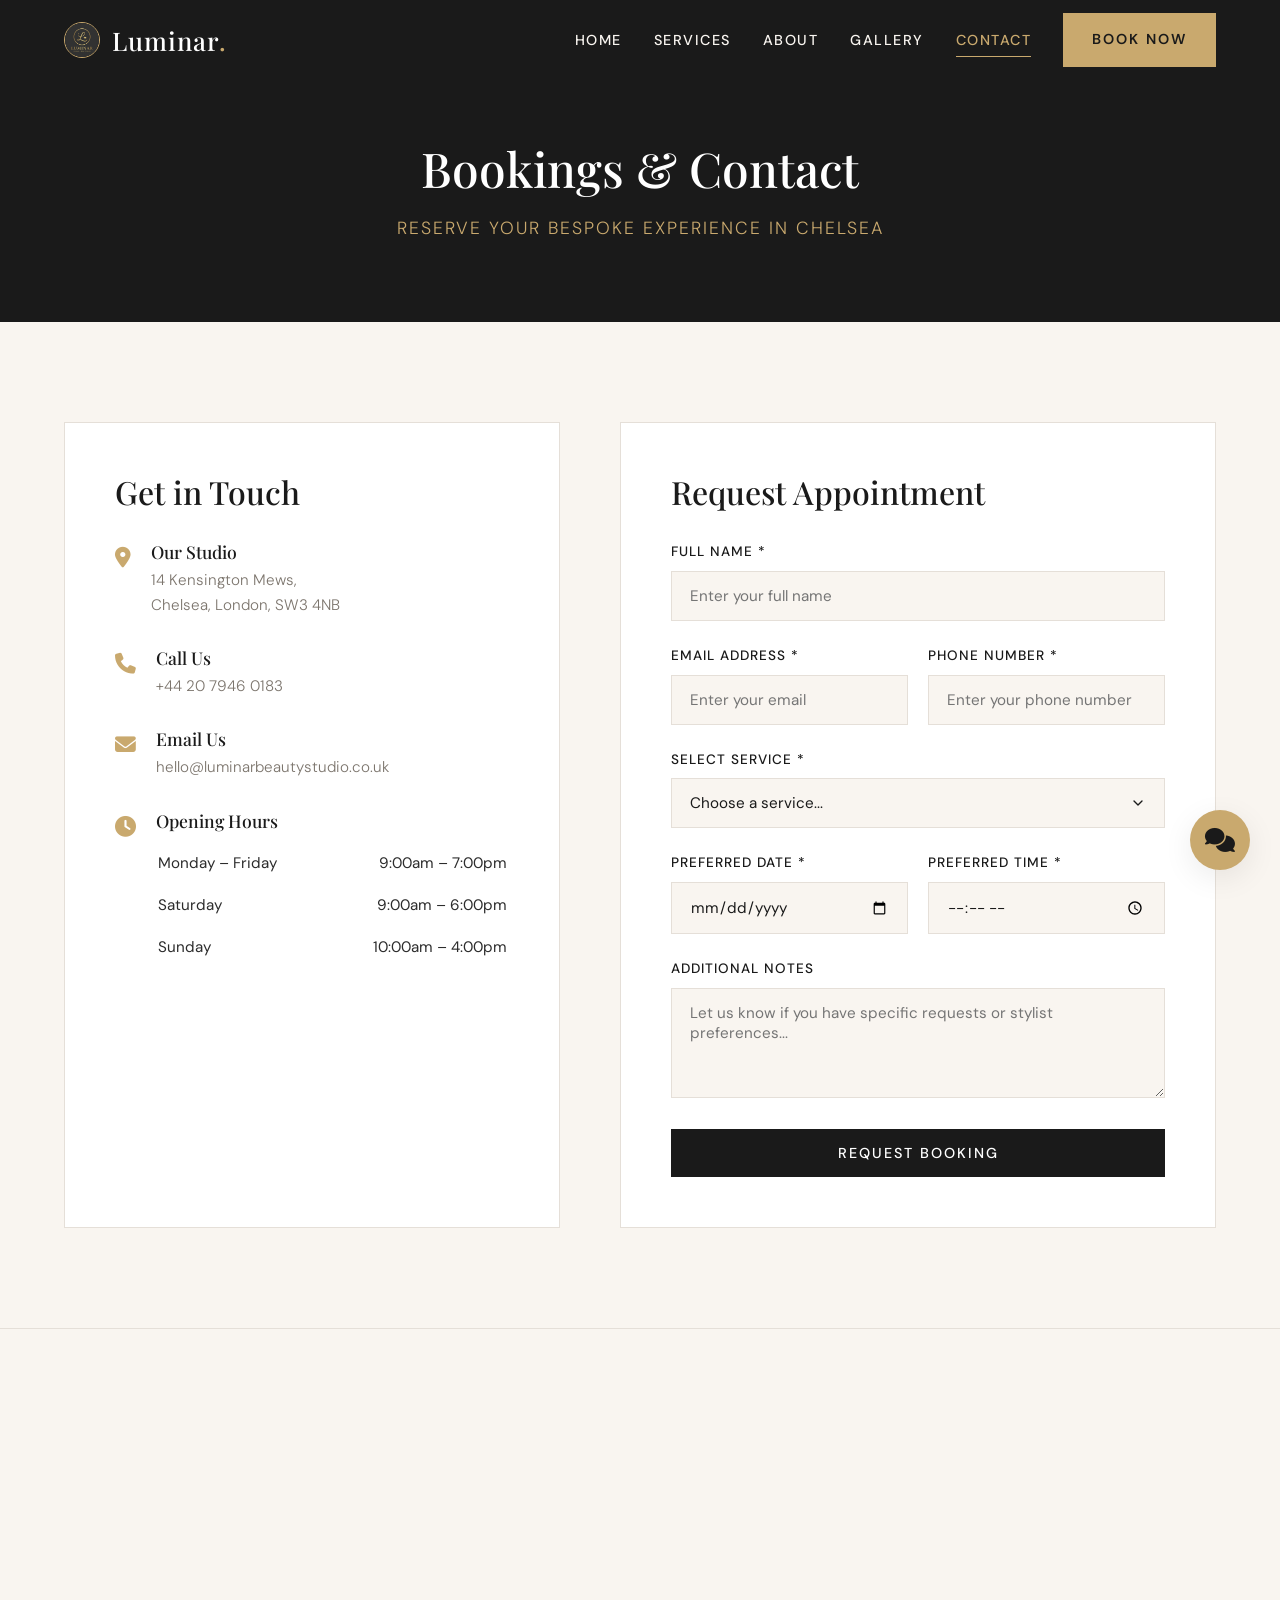
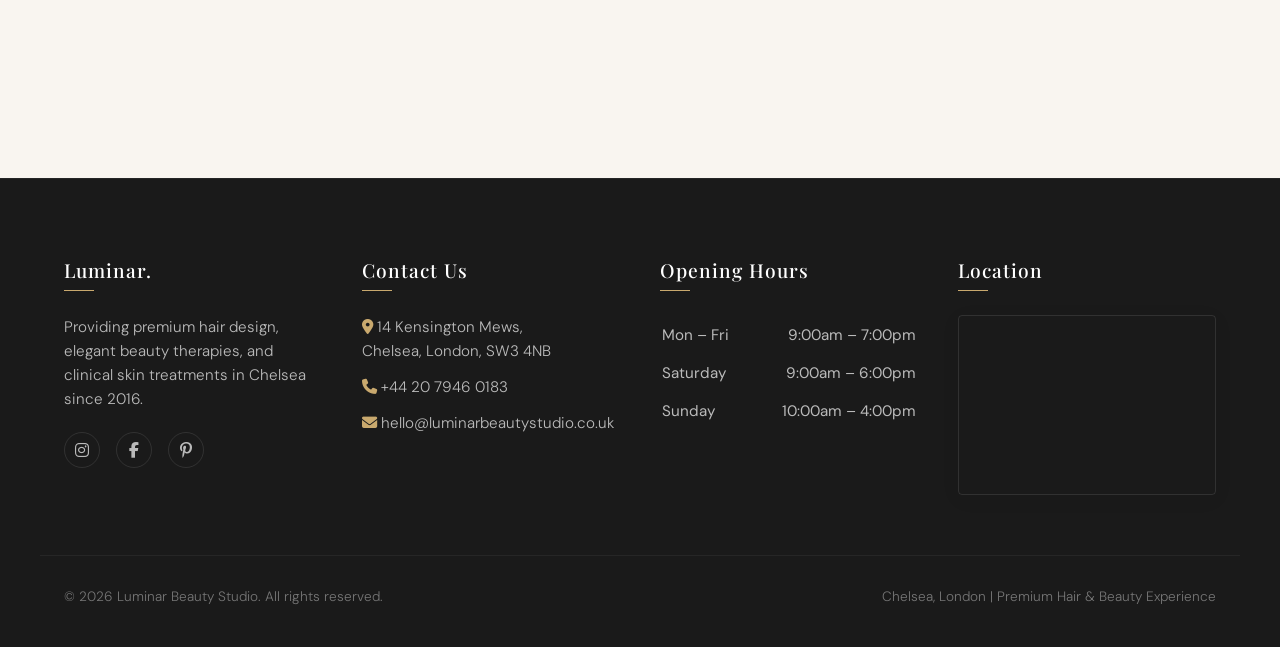
<file: contact.html>
<!DOCTYPE html>
<html lang="en">
<head>
  <meta charset="UTF-8">
  <meta name="viewport" content="width=device-width, initial-scale=1.0">
  <meta name="description" content="Book an appointment at Luminar Beauty Studio Chelsea, London. Fill out our booking form or call us to reserve your haircut, color, or beauty treatments.">
  <title>Contact &amp; Bookings | Luminar Beauty Studio Chelsea</title>
  <link rel="icon" type="image/png" href="logo.png">
  <link rel="stylesheet" href="styles.css">
  <link rel="stylesheet" href="https://cdnjs.cloudflare.com/ajax/libs/font-awesome/6.4.0/css/all.min.css">
</head>
<body>

  <!-- Sticky Header -->
  <header>
    <div class="container header-container">
      <a href="index.html" class="logo-container" id="header-logo">
        <img src="logo.png" alt="Luminar Logo" class="header-logo-img">
        <span class="logo-text">Luminar<span>.</span></span>
      </a>
      
      <nav>
        <ul class="nav-links">
          <li><a href="index.html" class="nav-link">Home</a></li>
          <li><a href="services.html" class="nav-link">Services</a></li>
          <li><a href="about.html" class="nav-link">About</a></li>
          <li><a href="gallery.html" class="nav-link">Gallery</a></li>
          <li><a href="contact.html" class="nav-link">Contact</a></li>
        </ul>
        <a href="contact.html" class="btn btn-gold btn-header">Book Now</a>
      </nav>

      <button class="hamburger" aria-label="Toggle Navigation">
        <span class="hamburger-line"></span>
        <span class="hamburger-line"></span>
        <span class="hamburger-line"></span>
      </button>
    </div>
  </header>

  <!-- Page Banner -->
  <section class="page-banner">
    <div class="container reveal">
      <h1>Bookings &amp; Contact</h1>
      <p>Reserve Your Bespoke Experience in Chelsea</p>
    </div>
  </section>

  <!-- Contact & Booking Section -->
  <section class="contact-section section-padding">
    <div class="container">
      <div class="contact-grid">
        
        <!-- Contact details panel -->
        <div class="contact-info-panel reveal">
          <h2>Get in Touch</h2>
          
          <div class="info-item">
            <div class="info-item-icon"><i class="fa-solid fa-location-dot"></i></div>
            <div class="info-item-text">
              <h4>Our Studio</h4>
              <p>14 Kensington Mews,<br>Chelsea, London, SW3 4NB</p>
            </div>
          </div>

          <div class="info-item">
            <div class="info-item-icon"><i class="fa-solid fa-phone"></i></div>
            <div class="info-item-text">
              <h4>Call Us</h4>
              <p>+44 20 7946 0183</p>
            </div>
          </div>

          <div class="info-item">
            <div class="info-item-icon"><i class="fa-solid fa-envelope"></i></div>
            <div class="info-item-text">
              <h4>Email Us</h4>
              <p><a href="mailto:hello@luminarbeautystudio.co.uk">hello@luminarbeautystudio.co.uk</a></p>
            </div>
          </div>

          <div class="info-item" style="margin-bottom: 0;">
            <div class="info-item-icon"><i class="fa-solid fa-clock"></i></div>
            <div class="info-item-text" style="width: 100%;">
              <h4>Opening Hours</h4>
              <table class="hours-table" style="margin-top: 10px;">
                <tr style="border-bottom: 1px solid var(--color-border);"><td style="color: var(--color-text-dark); padding: 8px 0;">Monday – Friday</td><td style="color: var(--color-text-dark); text-align: right;">9:00am – 7:00pm</td></tr>
                <tr style="border-bottom: 1px solid var(--color-border);"><td style="color: var(--color-text-dark); padding: 8px 0;">Saturday</td><td style="color: var(--color-text-dark); text-align: right;">9:00am – 6:00pm</td></tr>
                <tr style="border-bottom: none;"><td style="color: var(--color-text-dark); padding: 8px 0;">Sunday</td><td style="color: var(--color-text-dark); text-align: right;">10:00am – 4:00pm</td></tr>
              </table>
            </div>
          </div>
        </div>

        <!-- Booking Form Panel -->
        <div class="booking-form-panel reveal">
          <h2>Request Appointment</h2>
          
          <form id="booking-form">
            <div class="form-group">
              <label for="name">Full Name *</label>
              <input type="text" id="name" class="form-control" placeholder="Enter your full name" required>
            </div>

            <div class="form-row">
              <div class="form-group">
                <label for="email">Email Address *</label>
                <input type="email" id="email" class="form-control" placeholder="Enter your email" required>
              </div>
              <div class="form-group">
                <label for="phone">Phone Number *</label>
                <input type="tel" id="phone" class="form-control" placeholder="Enter your phone number" required>
              </div>
            </div>

            <div class="form-group">
              <label for="service">Select Service *</label>
              <select id="service" class="form-control" required>
                <option value="" disabled selected>Choose a service...</option>
                <optgroup label="Hair Care">
                  <option value="Ladies Cut & Blow Dry">Ladies Cut &amp; Blow Dry (£65)</option>
                  <option value="Gents Cut">Gents Cut (£35)</option>
                  <option value="Full Colour">Full Colour (£120)</option>
                  <option value="Balayage">Balayage (from £150)</option>
                  <option value="Highlights">Highlights (from £95)</option>
                  <option value="Keratin Treatment">Keratin Treatment (£180)</option>
                  <option value="Hair Treatment">Hair Treatment (£55)</option>
                </optgroup>
                <optgroup label="Beauty &amp; Nails">
                  <option value="Manicure">Manicure (£30)</option>
                  <option value="Gel Manicure">Gel Manicure (£40)</option>
                  <option value="Pedicure">Pedicure (£35)</option>
                  <option value="Gel Pedicure">Gel Pedicure (£45)</option>
                  <option value="Eyebrow Threading">Eyebrow Threading (£12)</option>
                  <option value="Eyebrow & Lash Tint">Eyebrow &amp; Lash Tint (£28)</option>
                  <option value="Lash Lift & Tint">Lash Lift &amp; Tint (£55)</option>
                </optgroup>
                <optgroup label="Facial Therapies">
                  <option value="Signature Glow Facial">Signature Glow Facial (£75)</option>
                  <option value="Deep Cleanse Facial">Deep Cleanse Facial (£65)</option>
                  <option value="Anti-Ageing Facial">Anti-Ageing Facial (£90)</option>
                </optgroup>
              </select>
            </div>

            <div class="form-row">
              <div class="form-group">
                <label for="date">Preferred Date *</label>
                <input type="date" id="date" class="form-control" required>
              </div>
              <div class="form-group">
                <label for="time">Preferred Time *</label>
                <input type="time" id="time" class="form-control" required>
              </div>
            </div>

            <div class="form-group">
              <label for="notes">Additional Notes</label>
              <textarea id="notes" class="form-control" rows="4" placeholder="Let us know if you have specific requests or stylist preferences..."></textarea>
            </div>

            <button type="submit" class="btn btn-primary" style="width: 100%;"><span>Request Booking</span></button>
            
            <div id="submit-feedback" class="submit-feedback"></div>
          </form>
        </div>

      </div>
    </div>
  </section>

  <!-- Large Map Section -->
  <section class="contact-map-section reveal">
    <iframe src="https://www.google.com/maps/embed?pb=!1m18!1m12!1m3!1d2484.2863953787723!2d-0.1742938!3d51.4895697!2m3!1f0!2f0!3f0!3m2!1i1024!2i768!4f13.1!3m3!1m2!1s0x4876056637b8be73%3A0xe9f79e5eb2d1fdf2!2sKensington%20Mews%2C%20Chelsea%2C%20London%2C%20UK!5e0!3m2!1sen!2sus!4v1680000000000!5m2!1sen!2sus" allowfullscreen="" loading="lazy" referrerpolicy="no-referrer-when-downgrade" title="Google Maps - Luminar Chelsea location map"></iframe>
  </section>

  <!-- Footer -->
  <footer>
    <div class="container footer-grid">
      <div class="footer-col">
        <h3>Luminar.</h3>
        <p>Providing premium hair design, elegant beauty therapies, and clinical skin treatments in Chelsea since 2016.</p>
        <div class="social-links">
          <a href="https://instagram.com/luminarbeautystudio" target="_blank" aria-label="Instagram"><i class="fa-brands fa-instagram"></i></a>
          <a href="https://facebook.com/luminarbeautystudio" target="_blank" aria-label="Facebook"><i class="fa-brands fa-facebook-f"></i></a>
          <a href="https://pinterest.com/luminarbeautystudio" target="_blank" aria-label="Pinterest"><i class="fa-brands fa-pinterest-p"></i></a>
        </div>
      </div>
      
      <div class="footer-col">
        <h3>Contact Us</h3>
        <p><i class="fa-solid fa-location-dot gold-text"></i> 14 Kensington Mews,<br>Chelsea, London, SW3 4NB</p>
        <p><i class="fa-solid fa-phone gold-text"></i> +44 20 7946 0183</p>
        <p><i class="fa-solid fa-envelope gold-text"></i> <a href="mailto:hello@luminarbeautystudio.co.uk">hello@luminarbeautystudio.co.uk</a></p>
      </div>
      
      <div class="footer-col">
        <h3>Opening Hours</h3>
        <table class="hours-table">
          <tr><td>Mon – Fri</td><td>9:00am – 7:00pm</td></tr>
          <tr><td>Saturday</td><td>9:00am – 6:00pm</td></tr>
          <tr><td>Sunday</td><td>10:00am – 4:00pm</td></tr>
        </table>
      </div>
      
      <div class="footer-col">
        <h3>Location</h3>
        <div class="map-container">
          <iframe src="https://www.google.com/maps/embed?pb=!1m18!1m12!1m3!1d2484.2863953787723!2d-0.1742938!3d51.4895697!2m3!1f0!2f0!3f0!3m2!1i1024!2i768!4f13.1!3m3!1m2!1s0x4876056637b8be73%3A0xe9f79e5eb2d1fdf2!2sKensington%20Mews%2C%20Chelsea%2C%20London%2C%20UK!5e0!3m2!1sen!2sus!4v1680000000000!5m2!1sen!2sus" allowfullscreen="" loading="lazy" referrerpolicy="no-referrer-when-downgrade" title="Google Maps - Luminar Chelsea location"></iframe>
        </div>
      </div>
    </div>
    
    <div class="container footer-bottom">
      <p>&copy; 2026 Luminar Beauty Studio. All rights reserved.</p>
      <p>Chelsea, London | Premium Hair &amp; Beauty Experience</p>
    </div>
  </footer>

  <!-- Floating AI Chat Widget -->
  <div class="chat-widget">
    <button id="chat-trigger" class="chat-trigger" aria-label="Open AI Assistant">
      <i class="fa-solid fa-comments"></i>
    </button>
    <div id="chat-window" class="chat-window">
      <div class="chat-header">
        <div class="chat-avatar">L</div>
        <div class="chat-header-info">
          <h4>Luminar AI Assistant ✨</h4>
          <p>Ask me anything about our services</p>
        </div>
        <button id="chat-close-btn" class="chat-close-btn" aria-label="Close Chat">&times;</button>
      </div>
      <div id="chat-body" class="chat-body">
        <div class="chat-message bot">
          Hello! I'm your Luminar AI Assistant. Ask me anything about our hair, beauty, or facial services, pricing, or opening hours!
        </div>
        <div id="typing-indicator" class="typing-indicator">
          <div class="typing-dot"></div>
          <div class="typing-dot"></div>
          <div class="typing-dot"></div>
        </div>
      </div>
      <div class="chat-footer">
        <input type="text" id="chat-input" class="chat-input" placeholder="Type your message..." autocomplete="off">
        <button id="chat-send-btn" class="chat-send-btn" aria-label="Send Message">
          <i class="fa-solid fa-paper-plane"></i>
        </button>
      </div>
    </div>
  </div>

  <script src="script.js"></script>
</body>
</html>
</file>
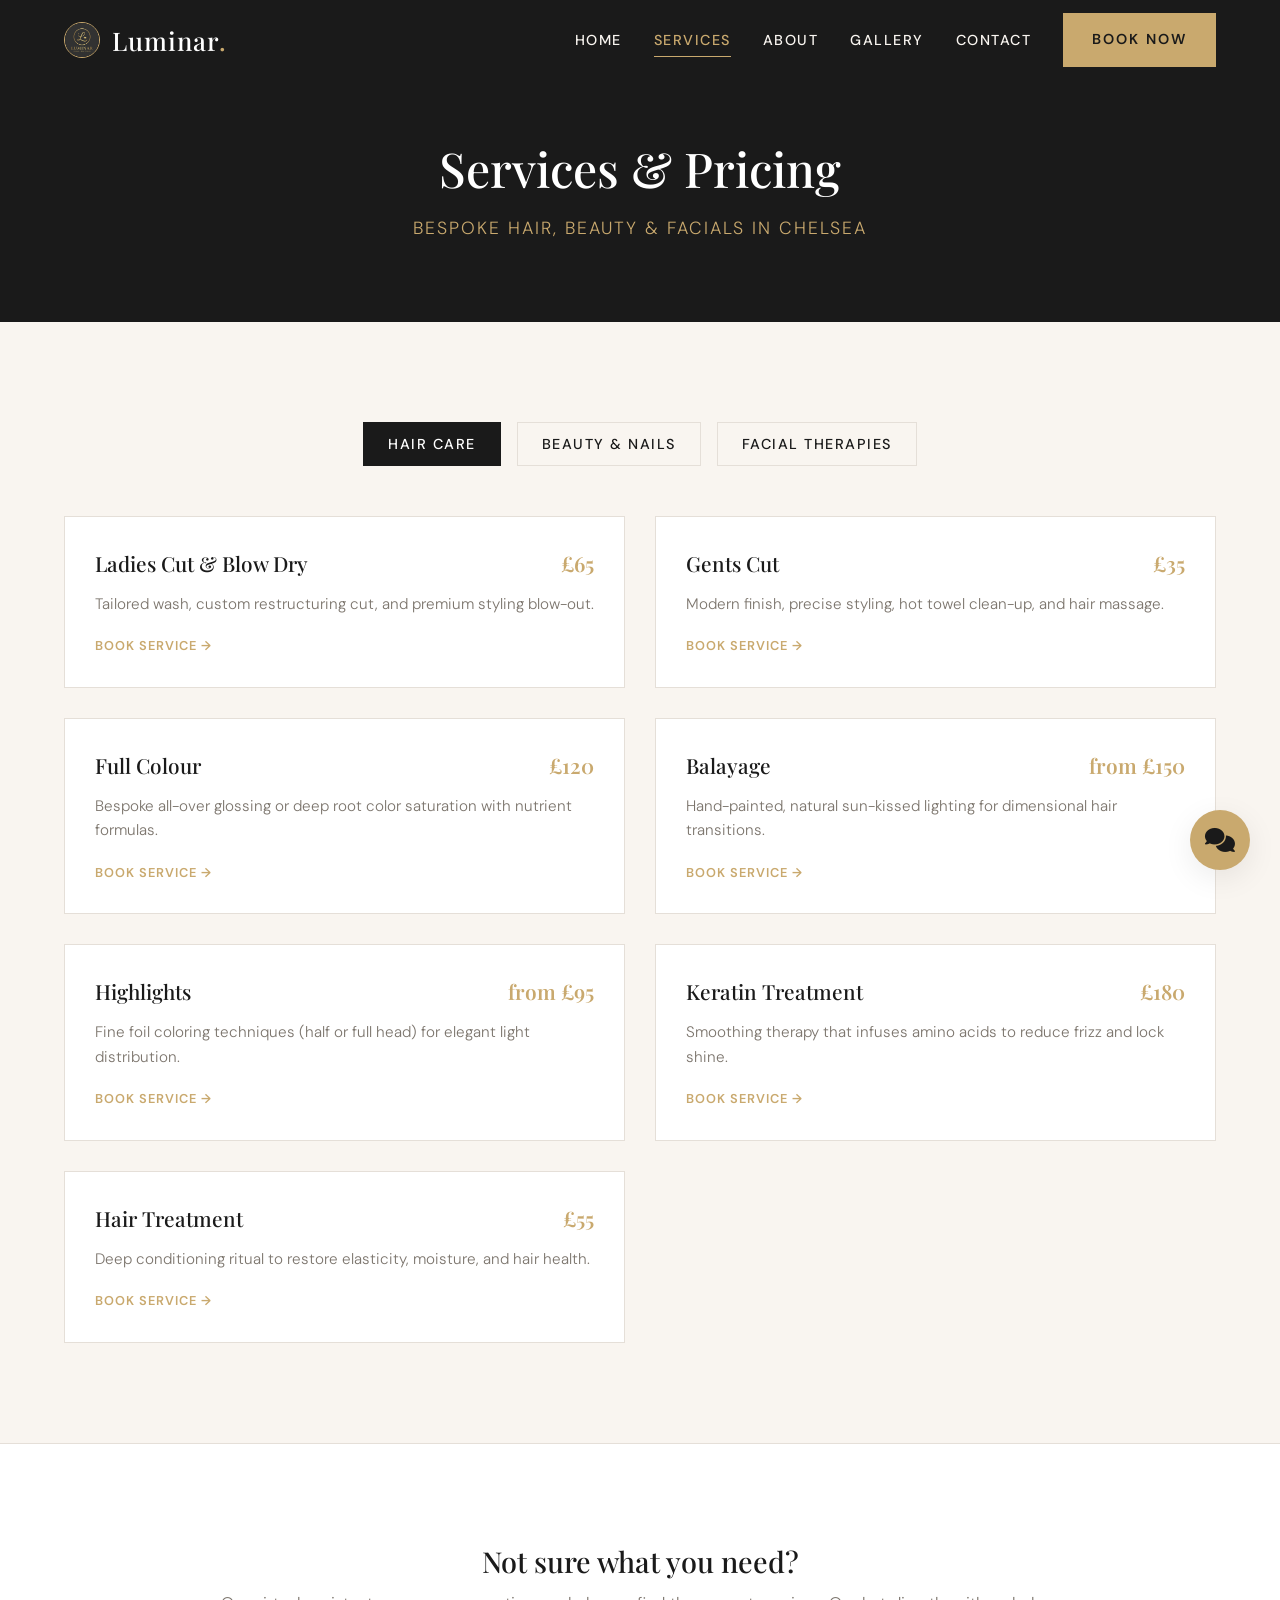
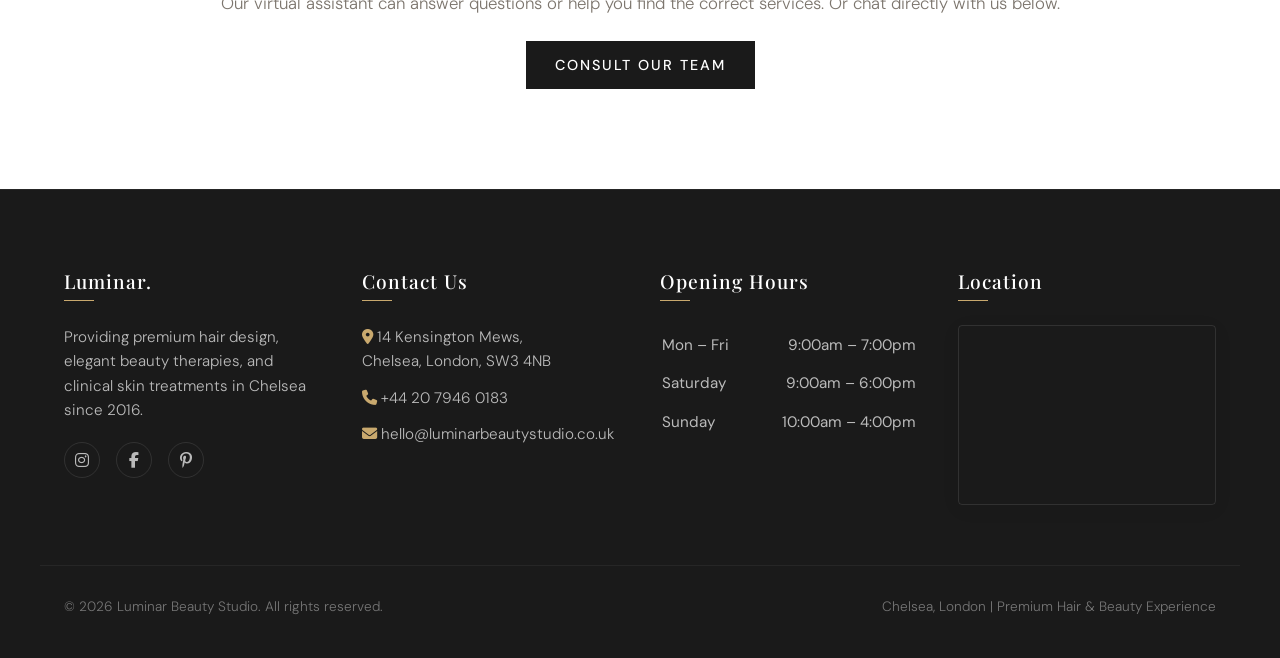
<file: services.html>
<!DOCTYPE html>
<html lang="en">
<head>
  <meta charset="UTF-8">
  <meta name="viewport" content="width=device-width, initial-scale=1.0">
  <meta name="description" content="View services and pricing at Luminar Beauty Studio. Explore our hair colouring, balayage, cuts, professional facials, manicures, and eyebrow treatments in Chelsea, London.">
  <title>Services &amp; Pricing | Luminar Beauty Studio Chelsea</title>
  <link rel="icon" type="image/png" href="logo.png">
  <link rel="stylesheet" href="styles.css">
  <link rel="stylesheet" href="https://cdnjs.cloudflare.com/ajax/libs/font-awesome/6.4.0/css/all.min.css">
</head>
<body>

  <!-- Sticky Header -->
  <header>
    <div class="container header-container">
      <a href="index.html" class="logo-container" id="header-logo">
        <img src="logo.png" alt="Luminar Logo" class="header-logo-img">
        <span class="logo-text">Luminar<span>.</span></span>
      </a>
      
      <nav>
        <ul class="nav-links">
          <li><a href="index.html" class="nav-link">Home</a></li>
          <li><a href="services.html" class="nav-link">Services</a></li>
          <li><a href="about.html" class="nav-link">About</a></li>
          <li><a href="gallery.html" class="nav-link">Gallery</a></li>
          <li><a href="contact.html" class="nav-link">Contact</a></li>
        </ul>
        <a href="contact.html" class="btn btn-gold btn-header">Book Now</a>
      </nav>

      <button class="hamburger" aria-label="Toggle Navigation">
        <span class="hamburger-line"></span>
        <span class="hamburger-line"></span>
        <span class="hamburger-line"></span>
      </button>
    </div>
  </header>

  <!-- Page Banner -->
  <section class="page-banner">
    <div class="container reveal">
      <h1>Services &amp; Pricing</h1>
      <p>Bespoke Hair, Beauty &amp; Facials in Chelsea</p>
    </div>
  </section>

  <!-- Services & Pricing Grid -->
  <section class="services-section section-padding">
    <div class="container">
      
      <!-- Category Tabs -->
      <div class="tabs-container reveal">
        <button class="tab-btn active" data-tab="hair">Hair Care</button>
        <button class="tab-btn" data-tab="beauty">Beauty &amp; Nails</button>
        <button class="tab-btn" data-tab="facials">Facial Therapies</button>
      </div>

      <!-- Hair Services List -->
      <div id="hair-services" class="services-list active reveal">
        <div class="service-card">
          <div class="service-header">
            <h3>Ladies Cut &amp; Blow Dry</h3>
            <span class="service-price">£65</span>
          </div>
          <p class="service-desc">Tailored wash, custom restructuring cut, and premium styling blow-out.</p>
          <a href="contact.html?service=Ladies%20Cut%20%26%20Blow%20Dry" class="service-book-btn">Book Service &rarr;</a>
        </div>
        
        <div class="service-card">
          <div class="service-header">
            <h3>Gents Cut</h3>
            <span class="service-price">£35</span>
          </div>
          <p class="service-desc">Modern finish, precise styling, hot towel clean-up, and hair massage.</p>
          <a href="contact.html?service=Gents%20Cut" class="service-book-btn">Book Service &rarr;</a>
        </div>
        
        <div class="service-card">
          <div class="service-header">
            <h3>Full Colour</h3>
            <span class="service-price">£120</span>
          </div>
          <p class="service-desc">Bespoke all-over glossing or deep root color saturation with nutrient formulas.</p>
          <a href="contact.html?service=Full%20Colour" class="service-book-btn">Book Service &rarr;</a>
        </div>
        
        <div class="service-card">
          <div class="service-header">
            <h3>Balayage</h3>
            <span class="service-price">from £150</span>
          </div>
          <p class="service-desc">Hand-painted, natural sun-kissed lighting for dimensional hair transitions.</p>
          <a href="contact.html?service=Balayage" class="service-book-btn">Book Service &rarr;</a>
        </div>
        
        <div class="service-card">
          <div class="service-header">
            <h3>Highlights</h3>
            <span class="service-price">from £95</span>
          </div>
          <p class="service-desc">Fine foil coloring techniques (half or full head) for elegant light distribution.</p>
          <a href="contact.html?service=Highlights" class="service-book-btn">Book Service &rarr;</a>
        </div>
        
        <div class="service-card">
          <div class="service-header">
            <h3>Keratin Treatment</h3>
            <span class="service-price">£180</span>
          </div>
          <p class="service-desc">Smoothing therapy that infuses amino acids to reduce frizz and lock shine.</p>
          <a href="contact.html?service=Keratin%20Treatment" class="service-book-btn">Book Service &rarr;</a>
        </div>
        
        <div class="service-card">
          <div class="service-header">
            <h3>Hair Treatment</h3>
            <span class="service-price">£55</span>
          </div>
          <p class="service-desc">Deep conditioning ritual to restore elasticity, moisture, and hair health.</p>
          <a href="contact.html?service=Hair%20Treatment" class="service-book-btn">Book Service &rarr;</a>
        </div>
      </div>

      <!-- Beauty & Nails Services List -->
      <div id="beauty-services" class="services-list reveal">
        <div class="service-card">
          <div class="service-header">
            <h3>Manicure</h3>
            <span class="service-price">£30</span>
          </div>
          <p class="service-desc">Nail shaping, cuticle therapy, hand message, and regular polish application.</p>
          <a href="contact.html?service=Manicure" class="service-book-btn">Book Service &rarr;</a>
        </div>
        
        <div class="service-card">
          <div class="service-header">
            <h3>Gel Manicure</h3>
            <span class="service-price">£40</span>
          </div>
          <p class="service-desc">Artisan nail prep paired with long-lasting premium gel polish cured under LED.</p>
          <a href="contact.html?service=Gel%20Manicure" class="service-book-btn">Book Service &rarr;</a>
        </div>
        
        <div class="service-card">
          <div class="service-header">
            <h3>Pedicure</h3>
            <span class="service-price">£35</span>
          </div>
          <p class="service-desc">Relaxing foot bath, exfoliating polish, nail work, and classic color finish.</p>
          <a href="contact.html?service=Pedicure" class="service-book-btn">Book Service &rarr;</a>
        </div>
        
        <div class="service-card">
          <div class="service-header">
            <h3>Gel Pedicure</h3>
            <span class="service-price">£45</span>
          </div>
          <p class="service-desc">Restorative foot therapy completed with glossy, durable LED gel polish.</p>
          <a href="contact.html?service=Gel%20Pedicure" class="service-book-btn">Book Service &rarr;</a>
        </div>
        
        <div class="service-card">
          <div class="service-header">
            <h3>Eyebrow Threading</h3>
            <span class="service-price">£12</span>
          </div>
          <p class="service-desc">Precise structural hair removal to frame and enhance your natural eyes.</p>
          <a href="contact.html?service=Eyebrow%20Threading" class="service-book-btn">Book Service &rarr;</a>
        </div>
        
        <div class="service-card">
          <div class="service-header">
            <h3>Eyebrow &amp; Lash Tint</h3>
            <span class="service-price">£28</span>
          </div>
          <p class="service-desc">Semi-permanent custom tinting to add depth, color contrast, and volume.</p>
          <a href="contact.html?service=Eyebrow%20%26%20Lash%20Tint" class="service-book-btn">Book Service &rarr;</a>
        </div>
        
        <div class="service-card">
          <div class="service-header">
            <h3>Lash Lift &amp; Tint</h3>
            <span class="service-price">£55</span>
          </div>
          <p class="service-desc">Gentle lifting structure and tint that opens eyes and mimics mascara look.</p>
          <a href="contact.html?service=Lash%20Lift%20%26%20Tint" class="service-book-btn">Book Service &rarr;</a>
        </div>
      </div>

      <!-- Facials Services List -->
      <div id="facials-services" class="services-list reveal">
        <div class="service-card">
          <div class="service-header">
            <h3>Signature Glow Facial</h3>
            <span class="service-price">£75</span>
          </div>
          <p class="service-desc">Infuses antioxidants and custom serums to restore bright skin radiance.</p>
          <a href="contact.html?service=Signature%20Glow%20Facial" class="service-book-btn">Book Service &rarr;</a>
        </div>
        
        <div class="service-card">
          <div class="service-header">
            <h3>Deep Cleanse Facial</h3>
            <span class="service-price">£65</span>
          </div>
          <p class="service-desc">Focuses on clarifying pores, blackhead removal, and calming steam clay wrap.</p>
          <a href="contact.html?service=Deep%20Cleanse%20Facial" class="service-book-btn">Book Service &rarr;</a>
        </div>
        
        <div class="service-card">
          <div class="service-header">
            <h3>Anti-Ageing Facial</h3>
            <span class="service-price">£90</span>
          </div>
          <p class="service-desc">Collagen-boosting massage, microcurrent, and peptide infusions for firm skin.</p>
          <a href="contact.html?service=Anti-Ageing%20Facial" class="service-book-btn">Book Service &rarr;</a>
        </div>
      </div>

    </div>
  </section>

  <!-- Services Bottom CTA -->
  <section class="services-bottom-cta section-padding text-center">
    <div class="container">
      <div class="reveal">
        <h3>Not sure what you need?</h3>
        <p>Our virtual assistant can answer questions or help you find the correct services. Or chat directly with us below.</p>
        <button type="button" id="consult-btn" class="btn btn-primary"><span>Consult Our Team</span></button>
      </div>
    </div>
  </section>

  <!-- Footer -->
  <footer>
    <div class="container footer-grid">
      <div class="footer-col">
        <h3>Luminar.</h3>
        <p>Providing premium hair design, elegant beauty therapies, and clinical skin treatments in Chelsea since 2016.</p>
        <div class="social-links">
          <a href="https://instagram.com/luminarbeautystudio" target="_blank" aria-label="Instagram"><i class="fa-brands fa-instagram"></i></a>
          <a href="https://facebook.com/luminarbeautystudio" target="_blank" aria-label="Facebook"><i class="fa-brands fa-facebook-f"></i></a>
          <a href="https://pinterest.com/luminarbeautystudio" target="_blank" aria-label="Pinterest"><i class="fa-brands fa-pinterest-p"></i></a>
        </div>
      </div>
      
      <div class="footer-col">
        <h3>Contact Us</h3>
        <p><i class="fa-solid fa-location-dot gold-text"></i> 14 Kensington Mews,<br>Chelsea, London, SW3 4NB</p>
        <p><i class="fa-solid fa-phone gold-text"></i> +44 20 7946 0183</p>
        <p><i class="fa-solid fa-envelope gold-text"></i> <a href="mailto:hello@luminarbeautystudio.co.uk">hello@luminarbeautystudio.co.uk</a></p>
      </div>
      
      <div class="footer-col">
        <h3>Opening Hours</h3>
        <table class="hours-table">
          <tr><td>Mon – Fri</td><td>9:00am – 7:00pm</td></tr>
          <tr><td>Saturday</td><td>9:00am – 6:00pm</td></tr>
          <tr><td>Sunday</td><td>10:00am – 4:00pm</td></tr>
        </table>
      </div>
      
      <div class="footer-col">
        <h3>Location</h3>
        <div class="map-container">
          <iframe src="https://www.google.com/maps/embed?pb=!1m18!1m12!1m3!1d2484.2863953787723!2d-0.1742938!3d51.4895697!2m3!1f0!2f0!3f0!3m2!1i1024!2i768!4f13.1!3m3!1m2!1s0x4876056637b8be73%3A0xe9f79e5eb2d1fdf2!2sKensington%20Mews%2C%20Chelsea%2C%20London%2C%20UK!5e0!3m2!1sen!2sus!4v1680000000000!5m2!1sen!2sus" allowfullscreen="" loading="lazy" referrerpolicy="no-referrer-when-downgrade" title="Google Maps - Luminar Chelsea location"></iframe>
        </div>
      </div>
    </div>
    
    <div class="container footer-bottom">
      <p>&copy; 2026 Luminar Beauty Studio. All rights reserved.</p>
      <p>Chelsea, London | Premium Hair &amp; Beauty Experience</p>
    </div>
  </footer>

  <!-- Floating AI Chat Widget -->
  <div class="chat-widget">
    <button id="chat-trigger" class="chat-trigger" aria-label="Open AI Assistant">
      <i class="fa-solid fa-comments"></i>
    </button>
    <div id="chat-window" class="chat-window">
      <div class="chat-header">
        <div class="chat-avatar">L</div>
        <div class="chat-header-info">
          <h4>Luminar AI Assistant ✨</h4>
          <p>Ask me anything about our services</p>
        </div>
        <button id="chat-close-btn" class="chat-close-btn" aria-label="Close Chat">&times;</button>
      </div>
      <div id="chat-body" class="chat-body">
        <div class="chat-message bot">
          Hello! I'm your Luminar AI Assistant. Ask me anything about our hair, beauty, or facial services, pricing, or opening hours!
        </div>
        <div id="typing-indicator" class="typing-indicator">
          <div class="typing-dot"></div>
          <div class="typing-dot"></div>
          <div class="typing-dot"></div>
        </div>
      </div>
      <div class="chat-footer">
        <input type="text" id="chat-input" class="chat-input" placeholder="Type your message..." autocomplete="off">
        <button id="chat-send-btn" class="chat-send-btn" aria-label="Send Message">
          <i class="fa-solid fa-paper-plane"></i>
        </button>
      </div>
    </div>
  </div>

  <script src="script.js"></script>
</body>
</html>
</file>
<file: styles.css>
/* ==========================================================================
   Luminar Beauty Studio - Premium CSS Design System
   ========================================================================== */

/* Imports */
@import url('https://fonts.googleapis.com/css2?family=DM+Sans:ital,opsz,wght@0,9..40,300;0,9..40,400;0,9..40,500;0,9..40,700;1,9..40,400&family=Playfair+Display:ital,wght@0,400;0,500;0,600;0,700;1,400&display=swap');

/* Variables */
:root {
  --color-charcoal: #1a1a1a;
  --color-charcoal-rgb: 26, 26, 26;
  --color-cream: #f9f5f0;
  --color-cream-rgb: 249, 245, 240;
  --color-gold: #c9a96e;
  --color-gold-hover: #b8955a;
  --color-gold-light: rgba(201, 169, 110, 0.1);
  --color-border: #e5dfd8;
  --color-white: #ffffff;
  --color-text-dark: #2c2c2c;
  --color-text-light: #f9f5f0;
  --color-text-muted: #7c756d;
  
  --font-serif: 'Playfair Display', Georgia, serif;
  --font-sans: 'DM Sans', system-ui, -apple-system, sans-serif;
  
  --transition-smooth: all 0.4s cubic-bezier(0.25, 1, 0.5, 1);
  --transition-fast: all 0.2s ease;
  --shadow-subtle: 0 4px 20px rgba(0, 0, 0, 0.05);
  --shadow-medium: 0 8px 30px rgba(0, 0, 0, 0.08);
  --shadow-chat: 0 12px 40px rgba(0, 0, 0, 0.15);
  
  --header-height: 80px;
}

/* Reset & Base Styles */
*, *::before, *::after {
  box-sizing: border-box;
  margin: 0;
  padding: 0;
}

html {
  scroll-behavior: smooth;
  -webkit-font-smoothing: antialiased;
  -moz-osx-font-smoothing: grayscale;
}

body {
  font-family: var(--font-sans);
  background-color: var(--color-cream);
  color: var(--color-text-dark);
  line-height: 1.6;
  overflow-x: hidden;
}

/* Typography */
h1, h2, h3, h4, h5, h6 {
  font-family: var(--font-serif);
  color: var(--color-charcoal);
  font-weight: 500;
  line-height: 1.2;
}

p {
  color: var(--color-text-dark);
  font-size: 1.05rem;
  font-weight: 300;
}

a {
  text-decoration: none;
  color: inherit;
  transition: var(--transition-fast);
}

/* Utilities */
.container {
  width: 100%;
  max-width: 1200px;
  margin: 0 auto;
  padding: 0 24px;
}

.section-padding {
  padding: 100px 0;
}

.text-center {
  text-align: center;
}

.gold-text {
  color: var(--color-gold);
}

/* Buttons */
.btn {
  display: inline-block;
  padding: 14px 28px;
  font-family: var(--font-sans);
  font-size: 0.9rem;
  font-weight: 500;
  text-transform: uppercase;
  letter-spacing: 2px;
  border: 1px solid transparent;
  cursor: pointer;
  transition: var(--transition-smooth);
  position: relative;
  overflow: hidden;
}

.btn-primary {
  background-color: var(--color-charcoal);
  color: var(--color-white);
  border-color: var(--color-charcoal);
}

.btn-primary::after {
  content: '';
  position: absolute;
  top: 0;
  left: 0;
  width: 100%;
  height: 100%;
  background: var(--color-gold);
  z-index: 1;
  transform: scaleX(0);
  transform-origin: right;
  transition: transform 0.4s cubic-bezier(0.25, 1, 0.5, 1);
}

.btn-primary:hover::after {
  transform: scaleX(1);
  transform-origin: left;
}

.btn-primary:hover {
  border-color: var(--color-gold);
}

.btn-primary span {
  position: relative;
  z-index: 2;
}

.btn-secondary {
  background-color: transparent;
  color: var(--color-charcoal);
  border-color: var(--color-charcoal);
}

.btn-secondary:hover {
  background-color: var(--color-charcoal);
  color: var(--color-white);
}

.btn-gold {
  background-color: var(--color-gold);
  color: var(--color-charcoal);
  border-color: var(--color-gold);
  font-weight: 600;
}

.btn-gold:hover {
  background-color: var(--color-charcoal);
  color: var(--color-white);
  border-color: var(--color-charcoal);
}

/* Animations */
.reveal {
  opacity: 0;
  transform: translateY(30px);
  transition: opacity 0.8s cubic-bezier(0.25, 1, 0.5, 1), transform 0.8s cubic-bezier(0.25, 1, 0.5, 1);
}

.reveal.active {
  opacity: 1;
  transform: translateY(0);
}

/* Sticky Header */
header {
  position: fixed;
  top: 0;
  left: 0;
  width: 100%;
  height: var(--header-height);
  z-index: 1000;
  transition: var(--transition-smooth);
  display: flex;
  align-items: center;
}

header.scrolled {
  background-color: rgba(26, 26, 26, 0.95);
  backdrop-filter: blur(10px);
  box-shadow: var(--shadow-subtle);
  height: 70px;
}

header.scrolled .nav-link {
  color: var(--color-text-light);
}

header.scrolled .logo h1 {
  color: var(--color-white);
}

header.scrolled .hamburger-line {
  background-color: var(--color-white);
}

.header-container {
  display: flex;
  justify-content: space-between;
  align-items: center;
  width: 100%;
}

.logo-container {
  display: flex;
  align-items: center;
  gap: 12px;
}

.header-logo-img {
  width: 36px;
  height: 36px;
  border-radius: 50%;
  object-fit: cover;
  border: 1px solid var(--color-gold);
}

.logo-text {
  font-family: var(--font-serif);
  font-size: 1.6rem;
  letter-spacing: 1px;
  color: var(--color-white);
  font-weight: 500;
}

.logo-text span {
  color: var(--color-gold);
}

nav {
  display: flex;
  align-items: center;
  gap: 32px;
}

.nav-links {
  display: flex;
  list-style: none;
  gap: 32px;
}

.nav-link {
  font-size: 0.9rem;
  font-weight: 500;
  text-transform: uppercase;
  letter-spacing: 1.5px;
  color: var(--color-cream);
  padding: 8px 0;
  position: relative;
}

.nav-link::after {
  content: '';
  position: absolute;
  bottom: 0;
  left: 0;
  width: 100%;
  height: 1px;
  background-color: var(--color-gold);
  transform: scaleX(0);
  transform-origin: right;
  transition: transform 0.3s ease;
}

.nav-link:hover::after,
.nav-link.active::after {
  transform: scaleX(1);
  transform-origin: left;
}

.nav-link.active {
  color: var(--color-gold) !important;
}

/* Hamburger Menu (Mobile Only) */
.hamburger {
  display: none;
  flex-direction: column;
  justify-content: space-between;
  width: 24px;
  height: 18px;
  background: transparent;
  border: none;
  cursor: pointer;
  z-index: 1100;
}

.hamburger-line {
  width: 100%;
  height: 2px;
  background-color: var(--color-white);
  transition: var(--transition-smooth);
}

/* Hero Section (Home) */
.hero {
  position: relative;
  height: 100vh;
  min-height: 600px;
  display: flex;
  align-items: center;
  color: var(--color-white);
  overflow: hidden;
}

.hero-bg {
  position: absolute;
  top: 0;
  left: 0;
  width: 100%;
  height: 100%;
  background-size: cover;
  background-position: center;
  filter: brightness(0.45);
  transform: scale(1.05);
  animation: subtleZoom 20s infinite alternate;
  z-index: 1;
}

@keyframes subtleZoom {
  0% { transform: scale(1.05); }
  100% { transform: scale(1.12); }
}

.hero-content {
  position: relative;
  z-index: 2;
  max-width: 700px;
}

.hero-subtitle {
  font-family: var(--font-sans);
  font-size: 0.9rem;
  text-transform: uppercase;
  letter-spacing: 4px;
  color: var(--color-gold);
  margin-bottom: 20px;
  display: block;
}

.hero h1 {
  color: var(--color-white);
  font-size: 4rem;
  margin-bottom: 24px;
  font-weight: 400;
  letter-spacing: 1px;
}

.hero-text {
  font-size: 1.1rem;
  color: rgba(255, 255, 255, 0.85);
  margin-bottom: 40px;
  font-weight: 300;
}

/* Intro Section */
.intro-section {
  background-color: var(--color-white);
  text-align: center;
}

.section-subtitle {
  font-family: var(--font-sans);
  font-size: 0.85rem;
  text-transform: uppercase;
  letter-spacing: 3px;
  color: var(--color-gold);
  margin-bottom: 12px;
  display: block;
}

.section-title {
  font-size: 2.5rem;
  margin-bottom: 24px;
  position: relative;
  padding-bottom: 20px;
}

.section-title::after {
  content: '';
  position: absolute;
  bottom: 0;
  left: 50%;
  transform: translateX(-50%);
  width: 60px;
  height: 1px;
  background-color: var(--color-gold);
}

.intro-text {
  max-width: 700px;
  margin: 0 auto;
  font-size: 1.2rem;
  font-weight: 300;
  line-height: 1.8;
  color: var(--color-text-dark);
}

/* Services highlight strip */
.services-highlight {
  background-color: var(--color-charcoal);
  color: var(--color-white);
  padding: 60px 0;
  border-top: 1px solid rgba(255, 255, 255, 0.05);
}

.services-strip {
  display: grid;
  grid-template-columns: repeat(4, 1fr);
  gap: 30px;
}

.strip-item {
  display: flex;
  align-items: center;
  gap: 20px;
  padding: 10px;
}

.strip-icon {
  width: 50px;
  height: 50px;
  border-radius: 50%;
  border: 1px solid var(--color-gold);
  display: flex;
  align-items: center;
  justify-content: center;
  color: var(--color-gold);
  font-size: 1.3rem;
  flex-shrink: 0;
}

.strip-info h3 {
  color: var(--color-white);
  font-size: 1.1rem;
  letter-spacing: 1px;
  margin-bottom: 4px;
}

.strip-info p {
  color: rgba(255, 255, 255, 0.6);
  font-size: 0.9rem;
}

/* Why Choose Us */
.why-choose-us {
  background-color: var(--color-cream);
}

.why-grid {
  display: grid;
  grid-template-columns: repeat(3, 1fr);
  gap: 40px;
  margin-top: 60px;
}

.why-card {
  background-color: var(--color-white);
  padding: 48px 36px;
  border: 1px solid var(--color-border);
  transition: var(--transition-smooth);
}

.why-card:hover {
  transform: translateY(-5px);
  box-shadow: var(--shadow-subtle);
  border-color: var(--color-gold);
}

.why-card-icon {
  font-size: 2.2rem;
  color: var(--color-gold);
  margin-bottom: 24px;
}

.why-card h3 {
  font-size: 1.35rem;
  margin-bottom: 16px;
}

.why-card p {
  font-size: 0.95rem;
  color: var(--color-text-muted);
}

/* Gallery Teaser */
.gallery-teaser {
  background-color: var(--color-white);
}

.teaser-grid {
  display: grid;
  grid-template-columns: repeat(4, 1fr);
  gap: 20px;
  margin: 50px 0 40px;
}

.teaser-item {
  display: block;
  position: relative;
  overflow: hidden;
  aspect-ratio: 1 / 1;
}

.teaser-item img {
  width: 100%;
  height: 100%;
  object-fit: cover;
  transition: transform 0.6s ease;
}

.teaser-item:hover img {
  transform: scale(1.08);
}

.teaser-overlay {
  position: absolute;
  top: 0;
  left: 0;
  width: 100%;
  height: 100%;
  background: rgba(26, 26, 26, 0.6);
  display: flex;
  align-items: center;
  justify-content: center;
  opacity: 0;
  transition: var(--transition-smooth);
}

.teaser-item:hover .teaser-overlay {
  opacity: 1;
}

.teaser-overlay span {
  color: var(--color-white);
  border-bottom: 1px solid var(--color-gold);
  padding-bottom: 4px;
  font-weight: 500;
  letter-spacing: 1.5px;
  text-transform: uppercase;
  font-size: 0.85rem;
}

/* Testimonials Carousel */
.testimonials-section {
  background-color: var(--color-cream);
  overflow: hidden;
  position: relative;
}

.testimonials-container {
  max-width: 800px;
  margin: 50px auto 0;
  position: relative;
}

.testimonial-slide {
  text-align: center;
  display: none;
  animation: fadeIn 0.6s ease;
}

.testimonial-slide.active {
  display: block;
}

@keyframes fadeIn {
  from { opacity: 0; transform: translateY(10px); }
  to { opacity: 1; transform: translateY(0); }
}

.stars {
  color: var(--color-gold);
  font-size: 1.1rem;
  margin-bottom: 20px;
}

.quote {
  font-family: var(--font-serif);
  font-size: 1.6rem;
  color: var(--color-charcoal);
  line-height: 1.5;
  margin-bottom: 24px;
  font-style: italic;
}

.client-name {
  font-family: var(--font-sans);
  font-weight: 600;
  letter-spacing: 1px;
  text-transform: uppercase;
  font-size: 0.9rem;
}

.testimonial-dots {
  display: flex;
  justify-content: center;
  gap: 12px;
  margin-top: 30px;
}

.dot {
  width: 8px;
  height: 8px;
  border-radius: 50%;
  background-color: var(--color-border);
  cursor: pointer;
  transition: var(--transition-fast);
}

.dot.active {
  background-color: var(--color-gold);
  transform: scale(1.2);
}

/* Footer */
footer {
  background-color: var(--color-charcoal);
  color: var(--color-text-light);
  padding: 80px 0 40px;
  border-top: 1px solid rgba(255, 255, 255, 0.05);
}

.footer-grid {
  display: grid;
  grid-template-columns: repeat(4, 1fr);
  gap: 40px;
  margin-bottom: 60px;
}

.footer-col h3 {
  color: var(--color-white);
  font-size: 1.2rem;
  letter-spacing: 1px;
  margin-bottom: 24px;
  position: relative;
  padding-bottom: 8px;
}

.footer-col h3::after {
  content: '';
  position: absolute;
  bottom: 0;
  left: 0;
  width: 30px;
  height: 1px;
  background-color: var(--color-gold);
}

.footer-col p {
  color: rgba(255, 255, 255, 0.7);
  font-size: 0.95rem;
  margin-bottom: 12px;
}

.footer-col a {
  color: rgba(255, 255, 255, 0.7);
}

.footer-col a:hover {
  color: var(--color-gold);
}

.social-links {
  display: flex;
  gap: 16px;
  margin-top: 20px;
}

.social-links a {
  width: 36px;
  height: 36px;
  border-radius: 50%;
  border: 1px solid rgba(255, 255, 255, 0.1);
  display: flex;
  align-items: center;
  justify-content: center;
  color: rgba(255, 255, 255, 0.7);
  font-size: 1rem;
}

.social-links a:hover {
  border-color: var(--color-gold);
  color: var(--color-gold);
}

.hours-table {
  width: 100%;
}

.hours-table tr {
  border-bottom: 1px solid rgba(255, 255, 255, 0.05);
}

.hours-table td {
  padding: 6px 0;
  font-size: 0.95rem;
  color: rgba(255, 255, 255, 0.7);
}

.hours-table td:last-child {
  text-align: right;
}

.map-container {
  border: 1px solid rgba(255, 255, 255, 0.1);
  overflow: hidden;
  border-radius: 4px;
  box-shadow: var(--shadow-subtle);
  height: 180px;
}

.map-container iframe {
  width: 100%;
  height: 100%;
  border: none;
}

.footer-bottom {
  border-top: 1px solid rgba(255, 255, 255, 0.05);
  padding-top: 30px;
  display: flex;
  justify-content: space-between;
  align-items: center;
}

.footer-bottom p {
  font-size: 0.85rem;
  color: rgba(255, 255, 255, 0.4);
}

/* Page Header Sub-style */
.page-banner {
  background-color: var(--color-charcoal);
  color: var(--color-white);
  padding: 140px 0 80px;
  text-align: center;
}

.page-banner h1 {
  color: var(--color-white);
  font-size: 3rem;
  margin-bottom: 16px;
}

.page-banner p {
  color: var(--color-gold);
  font-size: 1.1rem;
  font-weight: 300;
  letter-spacing: 2px;
  text-transform: uppercase;
}

/* Services Page CSS */
.services-section {
  background-color: var(--color-cream);
}

.tabs-container {
  display: flex;
  justify-content: center;
  gap: 16px;
  margin-bottom: 50px;
}

.tab-btn {
  background: transparent;
  border: 1px solid var(--color-border);
  color: var(--color-charcoal);
  padding: 12px 24px;
  font-family: var(--font-sans);
  font-size: 0.9rem;
  font-weight: 500;
  text-transform: uppercase;
  letter-spacing: 1.5px;
  cursor: pointer;
  transition: var(--transition-smooth);
}

.tab-btn:hover,
.tab-btn.active {
  background-color: var(--color-charcoal);
  color: var(--color-white);
  border-color: var(--color-charcoal);
}

.services-list {
  display: none;
  grid-template-columns: repeat(2, 1fr);
  gap: 30px;
}

.services-list.active {
  display: grid;
}

.service-card {
  background-color: var(--color-white);
  padding: 30px;
  border: 1px solid var(--color-border);
  display: flex;
  flex-direction: column;
  justify-content: space-between;
  transition: var(--transition-smooth);
}

.service-card:hover {
  border-color: var(--color-gold);
  box-shadow: var(--shadow-subtle);
}

.service-header {
  display: flex;
  justify-content: space-between;
  align-items: baseline;
  margin-bottom: 12px;
}

.service-header h3 {
  font-size: 1.3rem;
}

.service-price {
  font-family: var(--font-serif);
  font-size: 1.3rem;
  font-weight: 600;
  color: var(--color-gold);
}

.service-desc {
  font-size: 0.95rem;
  color: var(--color-text-muted);
}

.service-book-btn {
  font-size: 0.8rem;
  font-weight: 600;
  text-transform: uppercase;
  letter-spacing: 1px;
  color: var(--color-gold);
  margin-top: 20px;
  align-self: flex-start;
  display: flex;
  align-items: center;
  gap: 6px;
  transition: var(--transition-fast);
}

.service-book-btn:hover {
  color: var(--color-charcoal);
  gap: 10px;
}

.services-bottom-cta {
  background-color: var(--color-white);
  border-top: 1px solid var(--color-border);
}

.services-bottom-cta h3 {
  font-size: 1.8rem;
  margin-bottom: 12px;
}

.services-bottom-cta p {
  color: var(--color-text-muted);
  margin-bottom: 24px;
}

/* About Page CSS */
.story-grid {
  display: grid;
  grid-template-columns: 1fr 1fr;
  gap: 60px;
  align-items: center;
}

.story-img-container {
  position: relative;
}

.story-img-container::before {
  content: '';
  position: absolute;
  top: 20px;
  left: 20px;
  width: 100%;
  height: 100%;
  border: 1px solid var(--color-gold);
  z-index: 1;
}

.story-img {
  width: 100%;
  height: auto;
  position: relative;
  z-index: 2;
  display: block;
}

.story-content h2 {
  font-size: 2.2rem;
  margin-bottom: 24px;
}

.story-content p {
  margin-bottom: 20px;
  line-height: 1.8;
}

.story-content p:last-child {
  margin-bottom: 0;
}

/* Meet the Team */
.team-section {
  background-color: var(--color-white);
}

.team-grid {
  display: grid;
  grid-template-columns: repeat(3, 1fr);
  gap: 30px;
  margin-top: 50px;
}

.team-card {
  text-align: center;
}

.team-img-wrapper {
  overflow: hidden;
  aspect-ratio: 4/5;
  margin-bottom: 20px;
}

.team-img-wrapper img {
  width: 100%;
  height: 100%;
  object-fit: cover;
  transition: transform 0.6s cubic-bezier(0.25, 1, 0.5, 1);
}

.team-card:hover .team-img-wrapper img {
  transform: scale(1.05);
}

.team-card h3 {
  font-size: 1.4rem;
  margin-bottom: 6px;
}

.team-card p {
  font-size: 0.9rem;
  color: var(--color-gold);
  text-transform: uppercase;
  letter-spacing: 1px;
  font-weight: 500;
}

/* Brand Values */
.values-grid {
  display: grid;
  grid-template-columns: repeat(3, 1fr);
  gap: 40px;
  margin-top: 50px;
}

.value-col {
  text-align: center;
}

.value-col h3 {
  font-size: 1.4rem;
  margin-bottom: 12px;
}

.value-col p {
  font-size: 0.95rem;
  color: var(--color-text-muted);
}

/* Accreditations */
.accreditations-strip {
  background-color: var(--color-charcoal);
  padding: 60px 0;
  border-top: 1px solid rgba(255, 255, 255, 0.05);
}

.accreditations-container {
  display: flex;
  justify-content: space-around;
  align-items: center;
  flex-wrap: wrap;
  gap: 40px;
}

.accreditation-logo {
  color: rgba(255, 255, 255, 0.4);
  font-family: var(--font-serif);
  font-size: 1.25rem;
  font-weight: 600;
  letter-spacing: 2px;
  text-transform: uppercase;
  border: 1px solid rgba(255, 255, 255, 0.15);
  padding: 10px 24px;
  transition: var(--transition-fast);
}

.accreditation-logo:hover {
  color: var(--color-gold);
  border-color: var(--color-gold);
}

/* Gallery Page CSS */
.gallery-grid {
  display: grid;
  grid-template-columns: repeat(3, 1fr);
  grid-auto-flow: dense;
  gap: 24px;
}

.gallery-item {
  position: relative;
  overflow: hidden;
  cursor: pointer;
  background-color: var(--color-charcoal);
}

.gallery-item.landscape {
  grid-column: span 2;
  aspect-ratio: 16 / 10;
}

.gallery-item.portrait {
  grid-row: span 2;
  aspect-ratio: 3 / 4;
}

.gallery-item.square {
  aspect-ratio: 1 / 1;
}

.gallery-item img {
  width: 100%;
  height: 100%;
  object-fit: cover;
  display: block;
  transition: transform 0.6s cubic-bezier(0.25, 1, 0.5, 1);
}

.gallery-item:hover img {
  transform: scale(1.04);
}

.gallery-info {
  position: absolute;
  bottom: 0;
  left: 0;
  width: 100%;
  background: linear-gradient(transparent, rgba(26, 26, 26, 0.8));
  padding: 30px 20px 20px;
  opacity: 0;
  transform: translateY(10px);
  transition: var(--transition-smooth);
}

.gallery-item:hover .gallery-info {
  opacity: 1;
  transform: translateY(0);
}

.gallery-info h4 {
  color: var(--color-white);
  font-size: 1.1rem;
  margin-bottom: 4px;
}

.gallery-info p {
  color: var(--color-gold);
  font-size: 0.85rem;
  text-transform: uppercase;
  letter-spacing: 1px;
}

/* Lightbox Modal */
.lightbox {
  position: fixed;
  top: 0;
  left: 0;
  width: 100%;
  height: 100%;
  background-color: rgba(26, 26, 26, 0.95);
  backdrop-filter: blur(15px);
  z-index: 2000;
  display: none;
  align-items: center;
  justify-content: center;
  opacity: 0;
  transition: opacity 0.4s ease;
}

.lightbox.active {
  display: flex;
  opacity: 1;
}

.lightbox-content {
  position: relative;
  max-width: 90vw;
  max-height: 80vh;
  box-shadow: var(--shadow-chat);
  transform: scale(0.95);
  transition: transform 0.4s cubic-bezier(0.25, 1, 0.5, 1);
}

.lightbox.active .lightbox-content {
  transform: scale(1);
}

.lightbox-img {
  max-width: 100%;
  max-height: 80vh;
  object-fit: contain;
  display: block;
}

.lightbox-close {
  position: absolute;
  top: -40px;
  right: 0;
  background: transparent;
  border: none;
  color: var(--color-white);
  font-size: 2rem;
  cursor: pointer;
  line-height: 1;
}

.lightbox-close:hover {
  color: var(--color-gold);
}

/* Contact & Booking Page CSS */
.contact-section {
  background-color: var(--color-cream);
}

.contact-grid {
  display: grid;
  grid-template-columns: 1fr 1.2fr;
  gap: 60px;
}

.contact-info-panel {
  background-color: var(--color-white);
  padding: 50px;
  border: 1px solid var(--color-border);
}

.contact-info-panel h2 {
  font-size: 2rem;
  margin-bottom: 30px;
}

.info-item {
  display: flex;
  gap: 20px;
  margin-bottom: 30px;
}

.info-item-icon {
  font-size: 1.3rem;
  color: var(--color-gold);
  flex-shrink: 0;
}

.info-item-text h4 {
  font-size: 1.1rem;
  margin-bottom: 6px;
}

.info-item-text p {
  color: var(--color-text-muted);
  font-size: 0.95rem;
}

.booking-form-panel {
  background-color: var(--color-white);
  padding: 50px;
  border: 1px solid var(--color-border);
}

.booking-form-panel h2 {
  font-size: 2rem;
  margin-bottom: 30px;
}

.form-group {
  margin-bottom: 24px;
}

.form-group label {
  display: block;
  font-size: 0.85rem;
  font-weight: 500;
  text-transform: uppercase;
  letter-spacing: 1px;
  color: var(--color-charcoal);
  margin-bottom: 8px;
}

.form-control {
  width: 100%;
  padding: 14px 18px;
  font-family: var(--font-sans);
  font-size: 0.95rem;
  border: 1px solid var(--color-border);
  background-color: var(--color-cream);
  color: var(--color-charcoal);
  transition: var(--transition-fast);
}

.form-control:focus {
  outline: none;
  border-color: var(--color-gold);
  background-color: var(--color-white);
}

select.form-control {
  appearance: none;
  background-image: url("data:image/svg+xml,%3Csvg xmlns='http://www.w3.org/2000/svg' viewBox='0 0 24 24' fill='none' stroke='%231a1a1a' stroke-width='2' stroke-linecap='round' stroke-linejoin='round'%3E%3Cpolyline points='6 9 12 15 18 9'%3E%3C/polyline%3E%3C/svg%3E");
  background-repeat: no-repeat;
  background-position: right 18px center;
  background-size: 16px;
  padding-right: 45px;
}

.form-row {
  display: grid;
  grid-template-columns: 1fr 1fr;
  gap: 20px;
}

.submit-feedback {
  margin-top: 20px;
  padding: 15px;
  border-radius: 4px;
  font-size: 0.95rem;
  display: none;
}

.submit-feedback.success {
  display: block;
  background-color: rgba(201, 169, 110, 0.15);
  color: var(--color-charcoal);
  border: 1px solid var(--color-gold);
}

.submit-feedback.error {
  display: block;
  background-color: #fce8e6;
  color: #c5221f;
  border: 1px solid #fad2cf;
}

.contact-map-section {
  height: 450px;
  border-top: 1px solid var(--color-border);
}

.contact-map-section iframe {
  width: 100%;
  height: 100%;
  border: none;
}

/* ==========================================================================
   AI Floating Chat Widget
   ========================================================================== */
.chat-widget {
  position: fixed;
  bottom: 30px;
  right: 30px;
  z-index: 1500;
  font-family: var(--font-sans);
}

.chat-trigger {
  width: 60px;
  height: 60px;
  border-radius: 50%;
  background-color: var(--color-gold);
  color: var(--color-charcoal);
  border: none;
  cursor: pointer;
  display: flex;
  align-items: center;
  justify-content: center;
  box-shadow: var(--shadow-medium);
  transition: var(--transition-smooth);
}

.chat-trigger:hover {
  transform: translateY(-3px) scale(1.05);
  background-color: var(--color-charcoal);
  color: var(--color-white);
  box-shadow: var(--shadow-chat);
}

.chat-trigger i {
  font-size: 1.5rem;
}

.chat-window {
  position: absolute;
  bottom: 80px;
  right: 0;
  width: 330px;
  height: 460px;
  background-color: var(--color-white);
  border-radius: 12px;
  box-shadow: var(--shadow-chat);
  border: 1px solid var(--color-border);
  display: flex;
  flex-direction: column;
  overflow: hidden;
  opacity: 0;
  pointer-events: none;
  transform: translateY(20px) scale(0.95);
  transition: opacity 0.4s cubic-bezier(0.25, 1, 0.5, 1), transform 0.4s cubic-bezier(0.25, 1, 0.5, 1);
}

.chat-window.active {
  opacity: 1;
  pointer-events: auto;
  transform: translateY(0) scale(1);
}

.chat-header {
  background-color: var(--color-charcoal);
  color: var(--color-white);
  padding: 16px 20px;
  display: flex;
  align-items: center;
  gap: 12px;
  border-bottom: 1px solid rgba(255, 255, 255, 0.05);
}

.chat-avatar {
  width: 36px;
  height: 36px;
  border-radius: 50%;
  background-color: var(--color-gold);
  display: flex;
  align-items: center;
  justify-content: center;
  color: var(--color-charcoal);
  font-size: 1.1rem;
  font-weight: bold;
}

.chat-header-info h4 {
  color: var(--color-white);
  font-size: 0.95rem;
  font-weight: 600;
}

.chat-header-info p {
  color: var(--color-gold);
  font-size: 0.75rem;
  margin-top: 1px;
}

.chat-close-btn {
  margin-left: auto;
  background: transparent;
  border: none;
  color: rgba(255, 255, 255, 0.6);
  cursor: pointer;
  font-size: 1.2rem;
  transition: var(--transition-fast);
}

.chat-close-btn:hover {
  color: var(--color-white);
}

.chat-body {
  flex-grow: 1;
  padding: 20px;
  overflow-y: auto;
  display: flex;
  flex-direction: column;
  gap: 12px;
  background-color: var(--color-cream);
}

.chat-message {
  max-width: 80%;
  padding: 10px 14px;
  border-radius: 12px;
  font-size: 0.9rem;
  line-height: 1.4;
  word-wrap: break-word;
}

.chat-message.bot {
  background-color: var(--color-white);
  color: var(--color-charcoal);
  border-bottom-left-radius: 2px;
  border: 1px solid var(--color-border);
  align-self: flex-start;
}

.chat-message.user {
  background-color: var(--color-gold);
  color: var(--color-charcoal);
  border-bottom-right-radius: 2px;
  align-self: flex-end;
  font-weight: 500;
}

.typing-indicator {
  display: flex;
  gap: 4px;
  padding: 10px 14px;
  background-color: var(--color-white);
  border: 1px solid var(--color-border);
  border-radius: 12px;
  border-bottom-left-radius: 2px;
  align-self: flex-start;
  display: none;
}

.typing-dot {
  width: 6px;
  height: 6px;
  background-color: var(--color-text-muted);
  border-radius: 50%;
  animation: typingBounce 1.4s infinite ease-in-out both;
}

.typing-dot:nth-child(2) { animation-delay: 0.2s; }
.typing-dot:nth-child(3) { animation-delay: 0.4s; }

@keyframes typingBounce {
  0%, 80%, 100% { transform: scale(0); }
  40% { transform: scale(1); }
}

.chat-footer {
  padding: 12px 16px;
  background-color: var(--color-white);
  border-top: 1px solid var(--color-border);
  display: flex;
  gap: 10px;
}

.chat-input {
  flex-grow: 1;
  border: 1px solid var(--color-border);
  border-radius: 20px;
  padding: 8px 16px;
  font-family: var(--font-sans);
  font-size: 0.9rem;
  outline: none;
  transition: var(--transition-fast);
}

.chat-input:focus {
  border-color: var(--color-gold);
}

.chat-send-btn {
  background-color: var(--color-charcoal);
  color: var(--color-white);
  border: none;
  width: 36px;
  height: 36px;
  border-radius: 50%;
  cursor: pointer;
  display: flex;
  align-items: center;
  justify-content: center;
  transition: var(--transition-smooth);
}

.chat-send-btn:hover {
  background-color: var(--color-gold);
  color: var(--color-charcoal);
}

/* ==========================================================================
   Responsive Media Queries
   ========================================================================== */

@media (max-width: 1024px) {
  h1 { font-size: 3.2rem; }
  .services-strip {
    grid-template-columns: repeat(2, 1fr);
    gap: 24px;
  }
  .teaser-grid {
    grid-template-columns: repeat(2, 1fr);
  }
  .footer-grid {
    grid-template-columns: repeat(2, 1fr);
    gap: 30px;
  }
  .story-grid {
    grid-template-columns: 1fr;
    gap: 40px;
  }
  .story-img-container {
    max-width: 500px;
    margin: 0 auto;
  }
  .contact-grid {
    grid-template-columns: 1fr;
    gap: 40px;
  }
}

@media (max-width: 768px) {
  :root {
    --header-height: 70px;
  }
  
  .section-title {
    font-size: 2rem;
  }
  
  /* Mobile Navigation Hamburger Drawer */
  .hamburger {
    display: flex;
  }
  
  nav {
    position: fixed;
    top: 0;
    right: -100%;
    width: 300px;
    height: 100vh;
    background-color: var(--color-charcoal);
    flex-direction: column;
    justify-content: center;
    align-items: center;
    gap: 40px;
    z-index: 1050;
    transition: right 0.5s cubic-bezier(0.25, 1, 0.5, 1);
    box-shadow: -5px 0 25px rgba(0, 0, 0, 0.15);
  }
  
  nav.active {
    right: 0;
  }
  
  .nav-links {
    flex-direction: column;
    align-items: center;
    gap: 24px;
  }
  
  .nav-link {
    color: var(--color-white) !important;
    font-size: 1.1rem;
  }
  
  /* Mobile header colors */
  header {
    background-color: var(--color-charcoal);
    box-shadow: var(--shadow-subtle);
  }
  
  .hamburger.active .hamburger-line:nth-child(1) {
    transform: translateY(8px) rotate(45deg);
    background-color: var(--color-white);
  }
  
  .hamburger.active .hamburger-line:nth-child(2) {
    opacity: 0;
  }
  
  .hamburger.active .hamburger-line:nth-child(3) {
    transform: translateY(-8px) rotate(-45deg);
    background-color: var(--color-white);
  }

  .hero h1 {
    font-size: 2.8rem;
  }
  
  .why-grid {
    grid-template-columns: 1fr;
    gap: 24px;
  }
  
  .services-list {
    grid-template-columns: 1fr;
    gap: 20px;
  }
  
  .team-grid {
    grid-template-columns: 1fr;
    gap: 40px;
    max-width: 400px;
    margin: 40px auto 0;
  }
  
  .values-grid {
    grid-template-columns: 1fr;
    gap: 30px;
  }
  
  .gallery-grid {
    grid-template-columns: 1fr;
  }
  
  .gallery-item.landscape {
    grid-column: span 1;
    aspect-ratio: 4 / 3;
  }
  
  .gallery-item.portrait {
    grid-row: span 1;
    aspect-ratio: 4 / 3;
  }
  
  .contact-info-panel,
  .booking-form-panel {
    padding: 30px 20px;
  }
  
  .form-row {
    grid-template-columns: 1fr;
    gap: 0;
  }
  
  .chat-widget {
    bottom: 20px;
    right: 20px;
  }
  
  .chat-window {
    width: calc(100vw - 40px);
    right: 0;
  }
}

@media (max-width: 480px) {
  h1 { font-size: 2.2rem; }
  .hero h1 { font-size: 2.3rem; }
  .section-padding { padding: 60px 0; }
  .services-strip { grid-template-columns: 1fr; }
  .teaser-grid { grid-template-columns: 1fr; }
  .footer-bottom {
    flex-direction: column;
    gap: 16px;
    text-align: center;
  }
}
</file>
